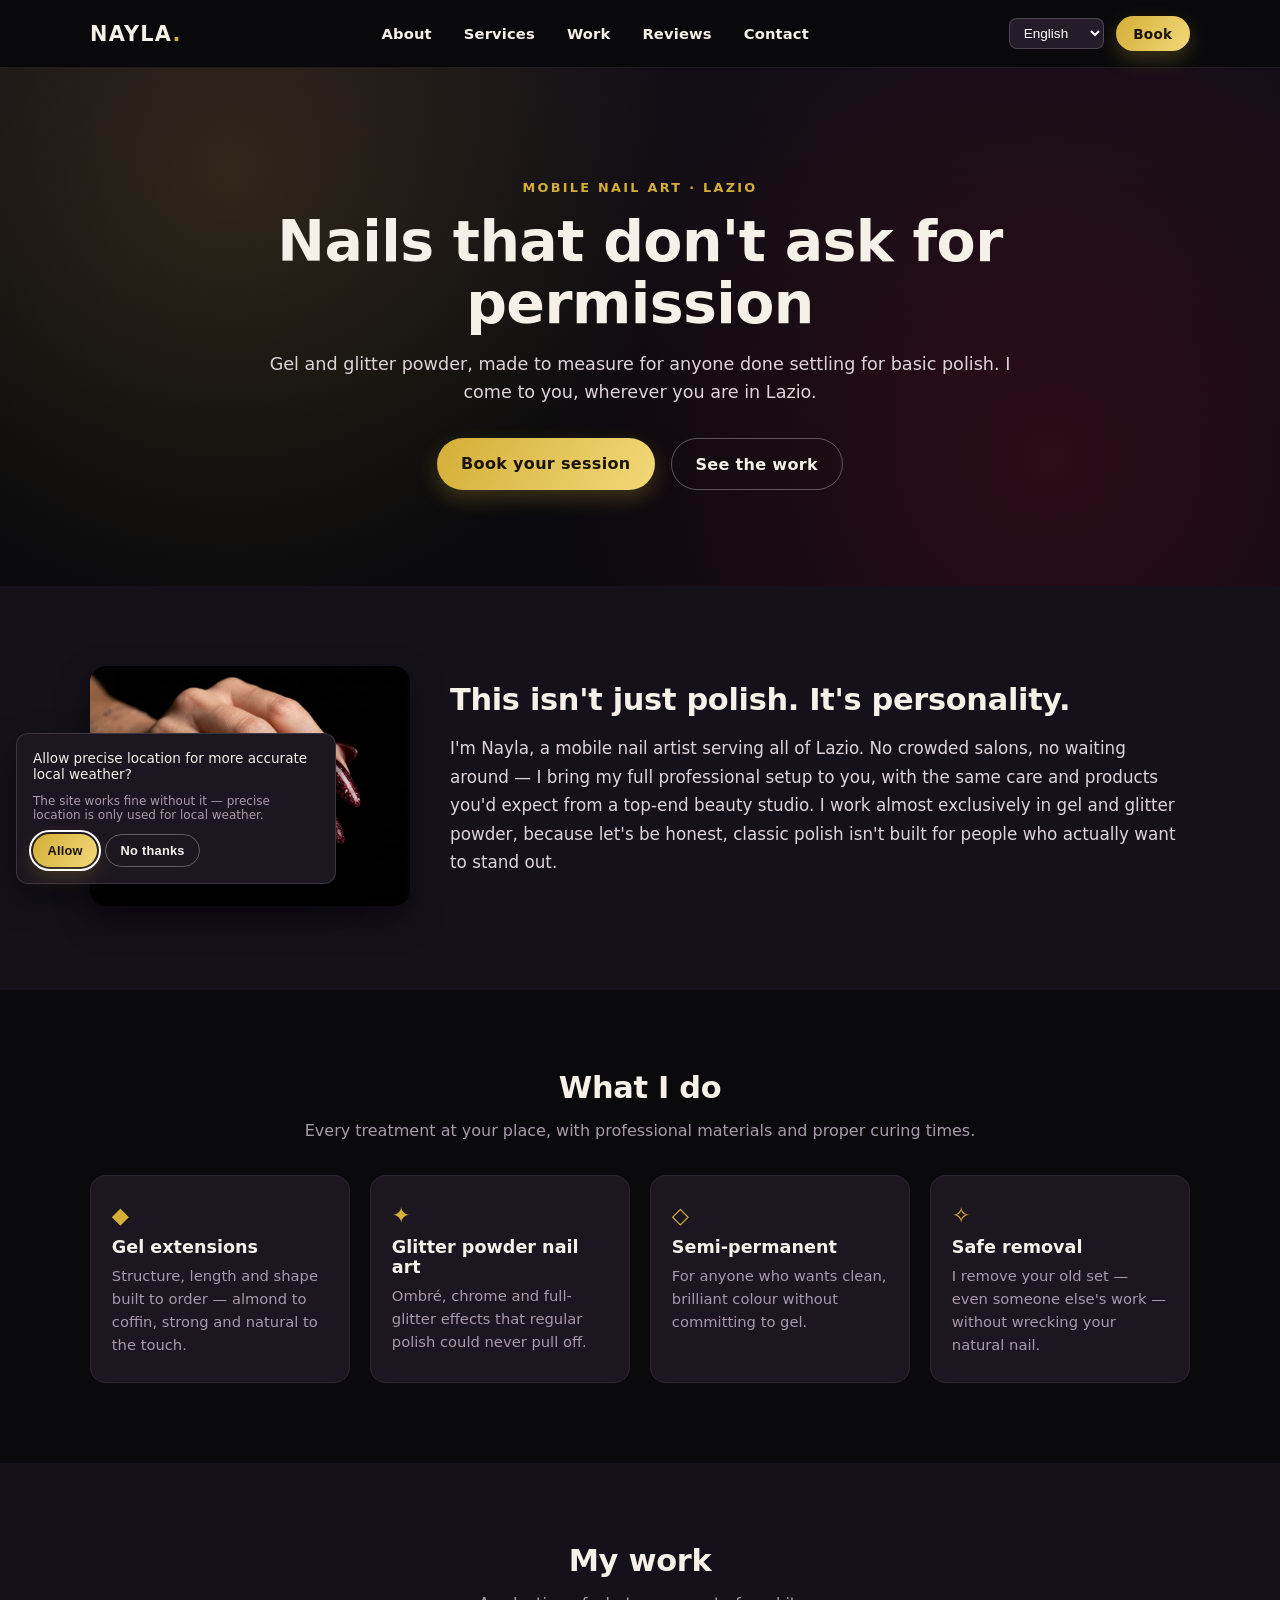
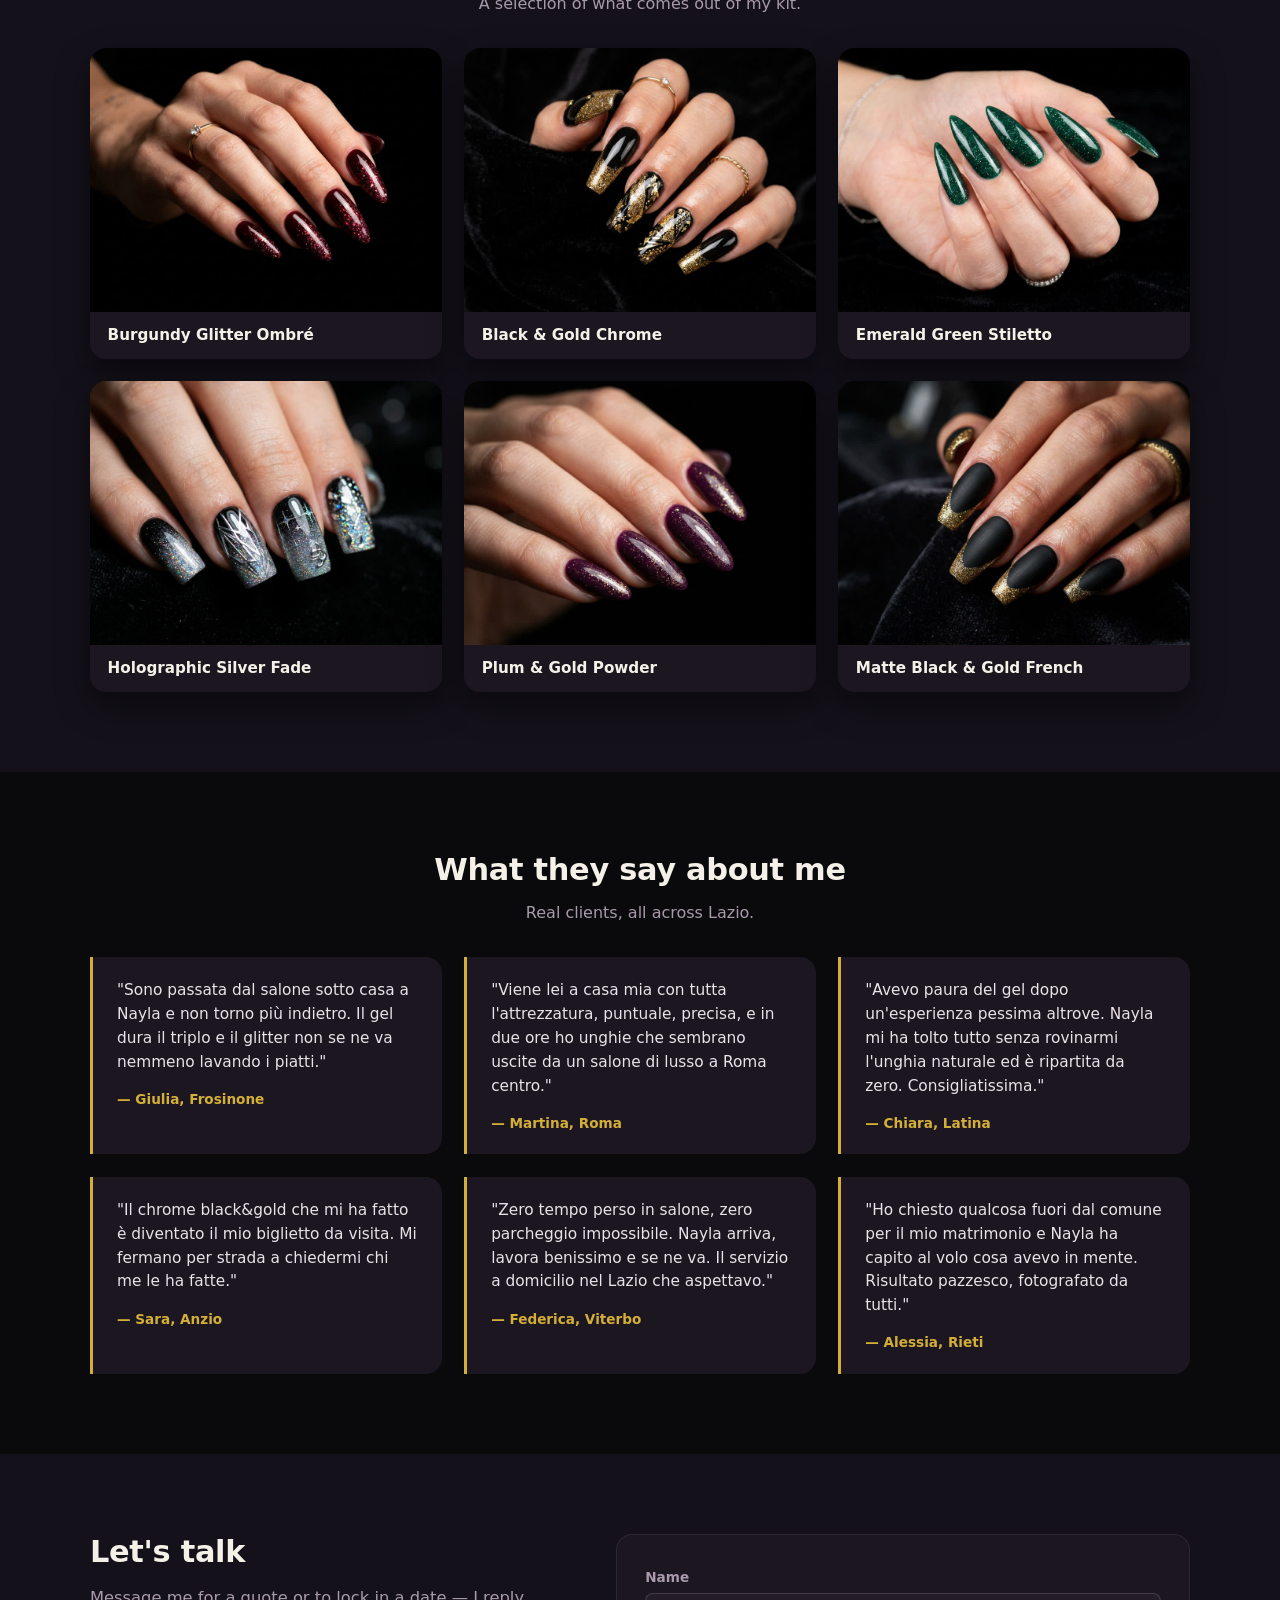
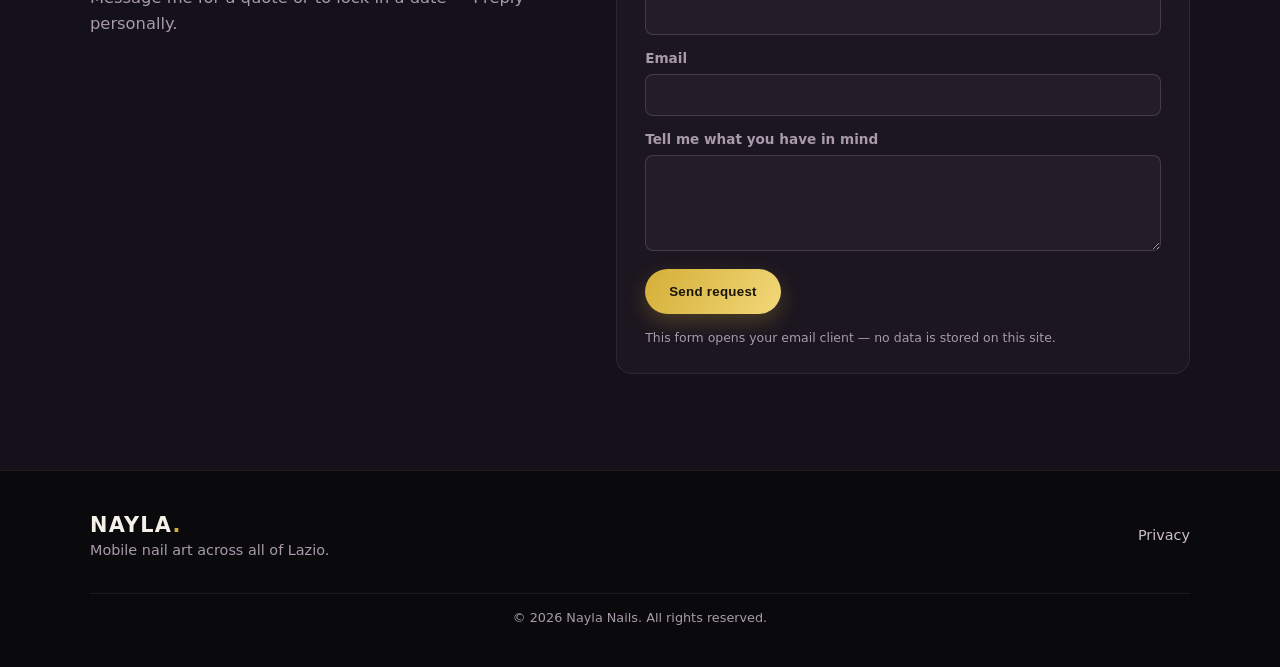
<file: demo/nayla-nails/index.html>
<!-- index.html — Nayla Nails demo: a second, unrelated landing page reusing the
     same adaptive visitor engine as demo/novasphere/, proving the core/per-page
     split works for a completely different business (local home-service nail
     artist vs. SaaS product). See docs/DEVELOPER_GUIDE.md for the porting steps
     this page follows. -->
<!doctype html>
<html lang="it">
<head>
  <meta charset="utf-8" />
  <meta name="viewport" content="width=device-width, initial-scale=1" />
  <title>Nayla Nails — Nail Art a Domicilio nel Lazio</title>
  <meta name="description" content="Nayla Nails: nail artist a domicilio in tutto il Lazio, specializzata in gel e polvere glitter." />
  <link rel="stylesheet" href="styles.css?v=1.0.0">
</head>
<body>
  <div id="nationalAccentBar" class="national-accent-bar" hidden aria-hidden="true"></div>

  <header class="site-header" aria-label="Main">
    <div class="container header-inner">
      <a href="#home" class="logo" aria-label="Nayla Nails">Nayla<span class="logo-dot">.</span></a>
      <nav class="main-nav" aria-label="Primary">
        <a href="#about" data-i18n="nav_about">Chi sono</a>
        <a href="#services" data-i18n="nav_services">Servizi</a>
        <a href="#portfolio" data-i18n="nav_portfolio">Lavori</a>
        <a href="#testimonials" data-i18n="nav_testimonials">Recensioni</a>
        <a href="#contact" data-i18n="nav_contact">Contatti</a>
      </nav>
      <div class="header-actions">
        <div class="lang-switch" aria-label="Language switcher">
          <select id="langSelect" aria-label="Language">
            <option value="it" selected>Italiano</option>
            <option value="en">English</option>
            <option value="es">Español</option>
            <option value="fr">Français</option>
            <option value="ro">Română</option>
            <option value="pl">Polski</option>
            <option value="de">Deutsch</option>
          </select>
        </div>
        <a href="#contact" class="btn btn-primary btn-small" data-i18n="nav_cta">Prenota</a>
      </div>
    </div>
  </header>

  <main>
    <section class="hero" id="home" aria-label="Hero">
      <div class="container hero-inner">
        <p class="hero-eyebrow" data-i18n="hero_eyebrow">Nail Art a domicilio · Lazio</p>
        <h1 class="hero-title" data-i18n="hero_title">Unghie che non chiedono permesso</h1>
        <p class="hero-sub" data-i18n="hero_sub">Gel e polvere glitter, fatti su misura per chi non si accontenta del solito smalto. Vengo io, ovunque tu sia nel Lazio.</p>
        <div class="hero-ctas">
          <a href="#contact" class="btn btn-primary" data-i18n="hero_cta_primary">Prenota la tua seduta</a>
          <a href="#portfolio" class="btn btn-ghost" data-i18n="hero_cta_secondary">Guarda i lavori</a>
        </div>
      </div>
    </section>

    <section id="about" class="about" aria-label="Chi sono">
      <div class="container about-inner">
        <div class="about-portrait" aria-hidden="true">
          <img src="./assets/nail-1.jpg" alt="" loading="lazy" />
        </div>
        <div class="about-copy">
          <h2 class="section-title section-title-left" data-i18n="about_title">Non è solo smalto. È carattere.</h2>
          <p data-i18n="about_text">Sono Nayla, nail artist a domicilio in tutto il Lazio. Niente saloni affollati, niente attese: porto la mia postazione professionale da te, con la stessa cura e gli stessi prodotti di un centro estetico di livello. Lavoro quasi esclusivamente in gel e polvere glitter, perché lo smalto classico, diciamocelo, non fa per chi vuole distinguersi.</p>
        </div>
      </div>
    </section>

    <section id="services" class="services" aria-label="Servizi">
      <div class="container">
        <h2 class="section-title" data-i18n="services_title">Cosa faccio</h2>
        <p class="section-sub" data-i18n="services_sub">Ogni trattamento a domicilio, con materiali professionali e tempi di posa rispettati.</p>
        <div class="services-grid" role="list">
          <article class="service-card" role="listitem">
            <span class="service-icon" aria-hidden="true">◆</span>
            <h3 data-i18n="service_1_title">Ricostruzione in gel</h3>
            <p data-i18n="service_1_desc">Struttura, lunghezza e forma su misura — dalla mandorla alla coffin, resistente e naturale al tatto.</p>
          </article>
          <article class="service-card" role="listitem">
            <span class="service-icon" aria-hidden="true">✦</span>
            <h3 data-i18n="service_2_title">Nail art in polvere glitter</h3>
            <p data-i18n="service_2_desc">Effetti ombré, chrome e full glitter che il classico smalto non riesce a dare.</p>
          </article>
          <article class="service-card" role="listitem">
            <span class="service-icon" aria-hidden="true">◇</span>
            <h3 data-i18n="service_3_title">Semipermanente</h3>
            <p data-i18n="service_3_desc">Per chi vuole colore pulito e brillante senza impegnarsi con il gel.</p>
          </article>
          <article class="service-card" role="listitem">
            <span class="service-icon" aria-hidden="true">✧</span>
            <h3 data-i18n="service_4_title">Rimozione sicura</h3>
            <p data-i18n="service_4_desc">Rimuovo il vecchio lavoro (anche non mio) senza rovinare l'unghia naturale.</p>
          </article>
        </div>
      </div>
    </section>

    <section id="portfolio" class="portfolio" aria-label="Lavori">
      <div class="container">
        <h2 class="section-title" data-i18n="portfolio_title">I miei lavori</h2>
        <p class="section-sub" data-i18n="portfolio_sub">Una selezione di quello che esce dalla mia valigetta.</p>
        <div class="portfolio-grid" role="list">
          <figure class="portfolio-card" role="listitem">
            <img src="./assets/nail-1.jpg" alt="" loading="lazy" />
            <figcaption data-i18n="portfolio_1">Ombré Glitter Bordeaux</figcaption>
          </figure>
          <figure class="portfolio-card" role="listitem">
            <img src="./assets/nail-2.jpg" alt="" loading="lazy" />
            <figcaption data-i18n="portfolio_2">Black &amp; Gold Chrome</figcaption>
          </figure>
          <figure class="portfolio-card" role="listitem">
            <img src="./assets/nail-3.jpg" alt="" loading="lazy" />
            <figcaption data-i18n="portfolio_3">Stiletto Verde Smeraldo</figcaption>
          </figure>
          <figure class="portfolio-card" role="listitem">
            <img src="./assets/nail-4.jpg" alt="" loading="lazy" />
            <figcaption data-i18n="portfolio_4">Fade Argento Olografico</figcaption>
          </figure>
          <figure class="portfolio-card" role="listitem">
            <img src="./assets/nail-5.jpg" alt="" loading="lazy" />
            <figcaption data-i18n="portfolio_5">Prugna e Polvere Oro</figcaption>
          </figure>
          <figure class="portfolio-card" role="listitem">
            <img src="./assets/nail-6.jpg" alt="" loading="lazy" />
            <figcaption data-i18n="portfolio_6">French Nero Opaco e Oro</figcaption>
          </figure>
        </div>
      </div>
    </section>

    <!-- Testimonials are real-style client quotes, intentionally hardcoded in
         Italian (not part of the i18n dictionary) — same choice a real local
         business site would make. See docs/DEVELOPER_GUIDE.md. -->
    <section id="testimonials" class="testimonials" aria-label="Recensioni">
      <div class="container">
        <h2 class="section-title" data-i18n="testimonials_title">Cosa dicono di me</h2>
        <p class="section-sub" data-i18n="testimonials_sub">Clienti vere, in tutto il Lazio.</p>
        <div class="testimonials-grid" role="list">
          <blockquote class="testimonial-card" role="listitem">
            <p>"Sono passata dal salone sotto casa a Nayla e non torno più indietro. Il gel dura il triplo e il glitter non se ne va nemmeno lavando i piatti."</p>
            <cite>— Giulia, Frosinone</cite>
          </blockquote>
          <blockquote class="testimonial-card" role="listitem">
            <p>"Viene lei a casa mia con tutta l'attrezzatura, puntuale, precisa, e in due ore ho unghie che sembrano uscite da un salone di lusso a Roma centro."</p>
            <cite>— Martina, Roma</cite>
          </blockquote>
          <blockquote class="testimonial-card" role="listitem">
            <p>"Avevo paura del gel dopo un'esperienza pessima altrove. Nayla mi ha tolto tutto senza rovinarmi l'unghia naturale ed è ripartita da zero. Consigliatissima."</p>
            <cite>— Chiara, Latina</cite>
          </blockquote>
          <blockquote class="testimonial-card" role="listitem">
            <p>"Il chrome black&gold che mi ha fatto è diventato il mio biglietto da visita. Mi fermano per strada a chiedermi chi me le ha fatte."</p>
            <cite>— Sara, Anzio</cite>
          </blockquote>
          <blockquote class="testimonial-card" role="listitem">
            <p>"Zero tempo perso in salone, zero parcheggio impossibile. Nayla arriva, lavora benissimo e se ne va. Il servizio a domicilio nel Lazio che aspettavo."</p>
            <cite>— Federica, Viterbo</cite>
          </blockquote>
          <blockquote class="testimonial-card" role="listitem">
            <p>"Ho chiesto qualcosa fuori dal comune per il mio matrimonio e Nayla ha capito al volo cosa avevo in mente. Risultato pazzesco, fotografato da tutti."</p>
            <cite>— Alessia, Rieti</cite>
          </blockquote>
        </div>
      </div>
    </section>

    <section id="contact" class="contact" aria-label="Contatti">
      <div class="container contact-inner">
        <div class="contact-copy">
          <h2 class="section-title section-title-left" data-i18n="contact_title">Parliamone</h2>
          <p data-i18n="contact_sub">Scrivimi per un preventivo o per fissare la data — rispondo di persona.</p>
        </div>
        <form id="contactForm" class="contact-form" novalidate>
          <label for="ctName" data-i18n="form_name">Nome</label>
          <input id="ctName" name="name" type="text" required autocomplete="name" />

          <label for="ctEmail" data-i18n="form_email">Email</label>
          <input id="ctEmail" name="email" type="email" required autocomplete="email" />

          <label for="ctMessage" data-i18n="form_message">Raccontami cosa hai in mente</label>
          <textarea id="ctMessage" name="message" rows="4" required></textarea>

          <button type="submit" class="btn btn-primary" data-i18n="form_submit">Invia richiesta</button>
          <p class="form-note" data-i18n="form_note">Il modulo apre il tuo client email — nessun dato viene salvato su questo sito.</p>
        </form>
      </div>
    </section>
  </main>

  <footer class="site-footer" aria-label="Footer">
    <div class="container footer-inner">
      <div class="footer-brand">
        <span class="logo" aria-label="Nayla Nails">Nayla<span class="logo-dot">.</span></span>
        <p data-i18n="footer_tagline">Nail art a domicilio in tutto il Lazio.</p>
      </div>
      <nav class="footer-links" aria-label="Footer links">
        <a href="#" data-i18n="footer_link_privacy">Privacy</a>
      </nav>
      <p class="footer-copy">&copy; <span data-i18n="year"></span> Nayla Nails. <span data-i18n="footer_rights">Tutti i diritti riservati.</span></p>
    </div>
  </footer>

  <script src="app.js?v=1.0.0"></script>
  <script type="module" src="integration.js?v=1.0.0"></script>
</body>
</html>
</file>
<file: demo/nayla-nails/styles.css>
/* styles.css — Nayla Nails demo: bold, dark, glitter-glam aesthetic.
   Deliberately different palette/layout from NovaSphere (free rein per the
   brief) — but reuses the same context-widget/holiday-banner/geo-consent
   component classes so integration.js can stay structurally identical. */
:root{
  --bg: #0a0a0d;
  --surface: #14111a;
  --card: #1c1620;
  --text: #f5f1e8;
  --muted: #a89aab;
  --primary: #d4af37;      /* glitter gold */
  --accent: #c9184a;       /* magenta/crimson highlight */
  --radius: 16px;
  --shadow: 0 14px 34px rgba(0,0,0,.45);
}
* { box-sizing: border-box; }
html, body { margin: 0; padding: 0; color: var(--text); background: var(--bg); font-family: ui-sans-serif, system-ui, -apple-system, "Segoe UI", Roboto; }
.container { width: min(1100px, 92%); margin: 0 auto; }

/* --- Header --- */
.site-header { position: sticky; top: 0; z-index: 10; background: rgba(10,10,13,.88); backdrop-filter: blur(6px); border-bottom: 1px solid rgba(255,255,255,.08); }
.header-inner { display: flex; align-items: center; justify-content: space-between; padding: 16px 0; gap: 1rem; }
.logo { color: var(--text); text-decoration: none; font-weight: 900; font-size: 1.3rem; letter-spacing: .06em; text-transform: uppercase; }
.logo-dot { color: var(--primary); }
.main-nav { display: flex; gap: 8px; flex-wrap: wrap; }
.main-nav a { color: var(--text); text-decoration: none; font-weight: 600; font-size: .92rem; padding: 8px 12px; border-radius: 999px; letter-spacing: .01em; }
.main-nav a:hover { background: rgba(255,255,255,.08); color: var(--primary); }
.header-actions { display: flex; align-items: center; gap: .75rem; }
.lang-switch select { background: #241c29; color: #fff; border: 1px solid rgba(255,255,255,.18); border-radius: 8px; padding: 6px 10px; font-size: .85rem; }

/* --- Buttons --- */
.btn { display: inline-block; padding: .95rem 1.5rem; border-radius: 999px; border: 0; cursor: pointer; font-weight: 800; letter-spacing: .02em; transition: transform .18s ease, box-shadow .18s ease; text-decoration: none; }
.btn:hover { transform: translateY(-2px); }
.btn-primary { background: linear-gradient(120deg, var(--primary), #f2d879); color: #1a1408; box-shadow: 0 8px 20px rgba(212,175,55,.25); }
.btn-ghost { background: transparent; color: var(--text); border: 1.5px solid rgba(255,255,255,.3); }
.btn-small { padding: .6rem 1.1rem; font-size: .85rem; }

/* --- Hero --- */
.hero {
  padding: 7rem 0 6rem;
  text-align: center;
  background:
    radial-gradient(circle at 18% 20%, rgba(212,175,55,.16), transparent 40%),
    radial-gradient(circle at 82% 75%, rgba(201,24,74,.18), transparent 45%),
    linear-gradient(180deg, #120e16 0%, var(--bg) 70%);
}
.hero-inner { max-width: 760px; margin: 0 auto; }
.hero-eyebrow { color: var(--primary); text-transform: uppercase; letter-spacing: .18em; font-size: .8rem; font-weight: 800; margin: 0 0 1rem; }
.hero-title { font-size: clamp(2.2rem, 3.2vw + 1rem, 3.8rem); font-weight: 900; line-height: 1.08; margin: 0 0 1rem; letter-spacing: -.01em; }
.hero-sub { color: #ddd3da; font-size: 1.1rem; line-height: 1.6; margin: 0 0 2rem; }
.hero-ctas { display: flex; gap: 1rem; justify-content: center; flex-wrap: wrap; }

/* --- Section chrome --- */
.section-title { font-size: 1.9rem; font-weight: 900; margin: 0 0 .6rem; text-align: center; letter-spacing: -.01em; }
.section-title-left { text-align: left; }
.section-sub { text-align: center; color: var(--muted); margin-bottom: 2.2rem; }

/* --- About --- */
.about { padding: 5rem 0; background: var(--surface); }
.about-inner { display: grid; grid-template-columns: 320px 1fr; gap: 2.5rem; align-items: center; }
.about-portrait img { width: 100%; border-radius: var(--radius); box-shadow: var(--shadow); aspect-ratio: 4/3; object-fit: cover; }
.about-copy p { color: #ddd3da; line-height: 1.7; font-size: 1.05rem; }

/* --- Services --- */
.services { padding: 5rem 0; }
.services-grid { display: grid; grid-template-columns: repeat(4, 1fr); gap: 1.25rem; }
.service-card { background: var(--card); border: 1px solid rgba(255,255,255,.07); border-radius: var(--radius); padding: 1.6rem 1.3rem; text-align: left; }
.service-icon { display: inline-block; color: var(--primary); font-size: 1.4rem; margin-bottom: .6rem; }
.service-card h3 { margin: 0 0 .5rem; font-size: 1.1rem; }
.service-card p { margin: 0; color: var(--muted); font-size: .92rem; line-height: 1.55; }

/* --- Portfolio --- */
.portfolio { padding: 5rem 0; background: var(--surface); }
.portfolio-grid { display: grid; grid-template-columns: repeat(3, 1fr); gap: 1.4rem; }
.portfolio-card { margin: 0; background: var(--card); border-radius: var(--radius); overflow: hidden; box-shadow: var(--shadow); }
.portfolio-card img { width: 100%; aspect-ratio: 4/3; object-fit: cover; display: block; }
.portfolio-card figcaption { padding: .9rem 1.1rem; font-weight: 700; font-size: .95rem; color: var(--text); }

/* --- Testimonials --- */
.testimonials { padding: 5rem 0; }
.testimonials-grid { display: grid; grid-template-columns: repeat(3, 1fr); gap: 1.4rem; }
.testimonial-card { margin: 0; background: var(--card); border-left: 3px solid var(--primary); border-radius: 0 var(--radius) var(--radius) 0; padding: 1.4rem 1.5rem; }
.testimonial-card p { margin: 0 0 .9rem; color: #e9e2e6; line-height: 1.55; font-size: .96rem; }
.testimonial-card cite { color: var(--primary); font-style: normal; font-weight: 700; font-size: .85rem; }

/* --- Contact --- */
.contact { padding: 5rem 0 6rem; background: var(--surface); }
.contact-inner { display: grid; grid-template-columns: 1fr 1.2fr; gap: 3rem; align-items: start; }
.contact-copy p { color: var(--muted); font-size: 1.02rem; line-height: 1.6; }
.contact-form { display: flex; flex-direction: column; gap: .5rem; background: var(--card); padding: 1.75rem; border-radius: var(--radius); border: 1px solid rgba(255,255,255,.07); }
.contact-form label { font-size: .85rem; font-weight: 700; color: var(--muted); margin-top: .4rem; }
.contact-form input, .contact-form textarea {
  background: #241c29; color: var(--text); border: 1px solid rgba(255,255,255,.14);
  border-radius: 8px; padding: .7rem .85rem; font-size: .95rem; font-family: inherit; resize: vertical;
}
.contact-form input:focus, .contact-form textarea:focus { outline: 2px solid var(--primary); outline-offset: 1px; }
.contact-form .btn { margin-top: .6rem; align-self: flex-start; }
.form-note { color: var(--muted); font-size: .78rem; margin: .5rem 0 0; }

/* --- Footer --- */
.site-footer { border-top: 1px solid rgba(255,255,255,.08); padding: 2.6rem 0; background: var(--bg); }
.footer-inner { display: flex; flex-wrap: wrap; align-items: center; justify-content: space-between; gap: 1rem; }
.footer-brand p { color: var(--muted); margin: .35rem 0 0; font-size: .9rem; }
.footer-links { display: flex; gap: 18px; flex-wrap: wrap; }
.footer-links a { color: #cbbfc7; text-decoration: none; font-size: .9rem; }
.footer-links a:hover { color: var(--primary); }
.footer-copy { width: 100%; color: var(--muted); font-size: .8rem; margin: 1.2rem 0 0; text-align: center; border-top: 1px solid rgba(255,255,255,.07); padding-top: 1rem; }

@media (max-width: 1024px) {
  .services-grid { grid-template-columns: repeat(2, 1fr); }
  .portfolio-grid, .testimonials-grid { grid-template-columns: repeat(2, 1fr); }
  .about-inner { grid-template-columns: 1fr; }
  .contact-inner { grid-template-columns: 1fr; }
}
@media (max-width: 768px) {
  .services-grid, .portfolio-grid, .testimonials-grid { grid-template-columns: 1fr; }
  .hero { padding: 4rem 0; }
  .header-inner { padding: 12px 0; flex-wrap: wrap; }
  .main-nav { order: 3; width: 100%; justify-content: center; }
  .footer-inner { flex-direction: column; text-align: center; }
}

/* --- Shared context-engine components (same classes/behavior as NovaSphere,
   recolored to this page's dark/gold/glitter palette) --- */
.national-accent-bar { height: 4px; width: 100%; }

.context-widget {
  position: fixed;
  right: 1rem;
  bottom: 1rem;
  z-index: 40;
  background: rgba(28, 22, 32, .94);
  border: 1px solid rgba(255,255,255,.12);
  border-radius: 12px;
  padding: .85rem 1rem;
  box-shadow: var(--shadow);
  font-size: .85rem;
  max-width: 220px;
  backdrop-filter: blur(4px);
}
.context-widget-row { margin: .15rem 0; }
.context-widget-title { color: var(--muted); font-size: .75rem; text-transform: uppercase; letter-spacing: .04em; }
.context-widget-main { display: flex; align-items: center; gap: .5rem; }
.context-widget-icon { display: inline-flex; width: 1.4rem; height: 1.4rem; color: var(--primary); flex-shrink: 0; }
.context-widget-icon svg { width: 100%; height: 100%; }
.context-widget-temp { font-weight: 800; font-size: 1.2rem; color: var(--primary); } /* gold on dark card already AA-compliant */
.context-widget-desc { color: var(--text); }
.context-widget-time { color: var(--muted); font-size: .75rem; }

.holiday-banner {
  display: flex;
  align-items: center;
  justify-content: center;
  gap: 1rem;
  background: var(--accent);
  color: #fff;
  font-weight: 700;
  padding: .6rem 1rem;
  font-size: .9rem;
  text-align: center;
}
.holiday-banner-close { background: transparent; border: 0; color: #fff; font-size: 1.1rem; cursor: pointer; line-height: 1; }

.geo-consent-prompt {
  position: fixed;
  left: 1rem;
  bottom: 1rem;
  z-index: 41;
  max-width: 320px;
  background: var(--card);
  border: 1px solid rgba(255,255,255,.14);
  border-radius: 12px;
  padding: 1rem;
  box-shadow: var(--shadow);
  font-size: .85rem;
}
.geo-consent-prompt p { margin: 0 0 .75rem; color: var(--text); }
.geo-consent-note { font-size: .75rem !important; color: var(--muted) !important; }
.geo-consent-actions { display: flex; gap: .5rem; }
.geo-consent-actions .btn { padding: .5rem .9rem; font-size: .8rem; }
.geo-consent-actions .btn:focus-visible,
.holiday-banner-close:focus-visible { outline: 2px solid #fff; outline-offset: 2px; }

@media (max-width: 480px) {
  .context-widget, .geo-consent-prompt { left: .75rem; right: .75rem; max-width: none; }
}
</file>
